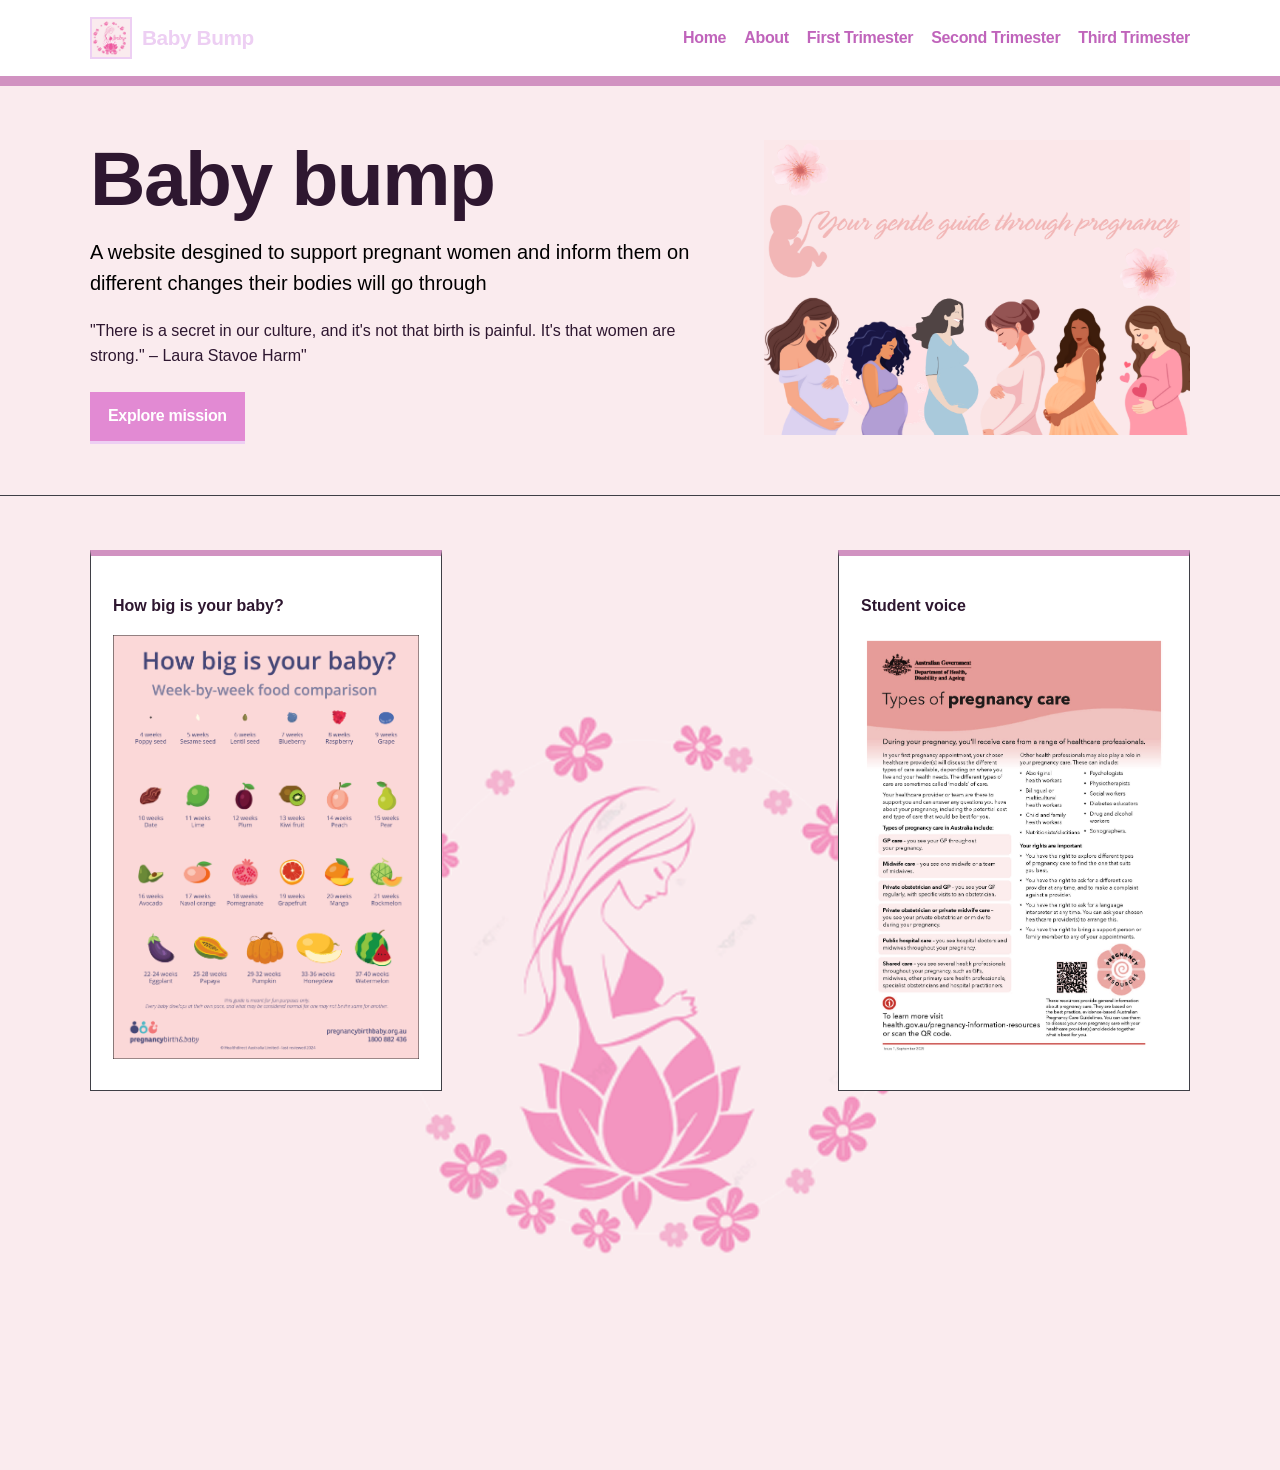
<file: docs/index.html>
<!DOCTYPE html>
<html lang="en">
  <head>
    <meta charset="UTF-8">
    <meta name="viewport" content="width=device-width, initial-scale=1.0">
    <title>Home | Field Notes</title>
    <link rel="stylesheet" href="css/style.css">
  </head>
  <body>
    
    <header class="site-header">
      <div class="container">
        <nav class="navbar" aria-label="Main navigation">
          <a class="logo" href="index.html">
            <img src="assets/images/bump.png" alt="Baby Bump logo">
            <span>Baby Bump</span>
          </a>
          <button class="menu-toggle" type="button" aria-expanded="false">Menu</button>
          <ul class="nav-links">
            <li>
                <a href="index.html">Home</a>
            </li>
            <li>
              <a href="about.html">About</a>
            </li>
        
            <li>
              <a href="student-1.html">First Trimester</a>
            </li>
            <li>
              <a href="student-2.html">Second Trimester</a>
            </li>
            <li>
              <a href="student-3.html">Third Trimester</a>
            </li>

              
        
        </nav>
      </div>
    </header>



    <main>
      <section class="hero">
        <div class="container hero-layout">
          <div>
            <h1>Baby bump</h1>
            <p class="lead" style="color: rgb(0, 0, 0);"> A website desgined to support pregnant women and inform them on different changes their bodies will go through 
              <p>"There is a secret in our culture, and it's not that birth is painful. It's that women are strong." – Laura Stavoe Harm"</li>
            </p>
            <div class="button-row">
              <a class="button" href="about.html">Explore mission</a>
            </div>
          </div>
          <div><img src="assets/images/gentle.png" alt="Field Notes logo" style="width: 100%; height: 100%;"></div>
        </div>
      </section>
      <section class="section" style="background: url('assets/images/bg.png') no-repeat center / cover;">
        <div class="container">
          
          <div class="grid">
            <article class="card">
              <p><strong>How big is your baby?</strong></p>              
              <img src="assets/images/food.png">
            </article>
            <div></div>
            <article class="card">
              <p><strong>Student voice</strong></p>              
              <img src="assets/images/idk.jpg">
            </article>
        </div>
        <br>
        <div class="container two-column" style="height: 300px;">
        </div>
      </section>
    </main>
          <script src="js/script.js">
          </script>
        </body>
      </html>
</file>
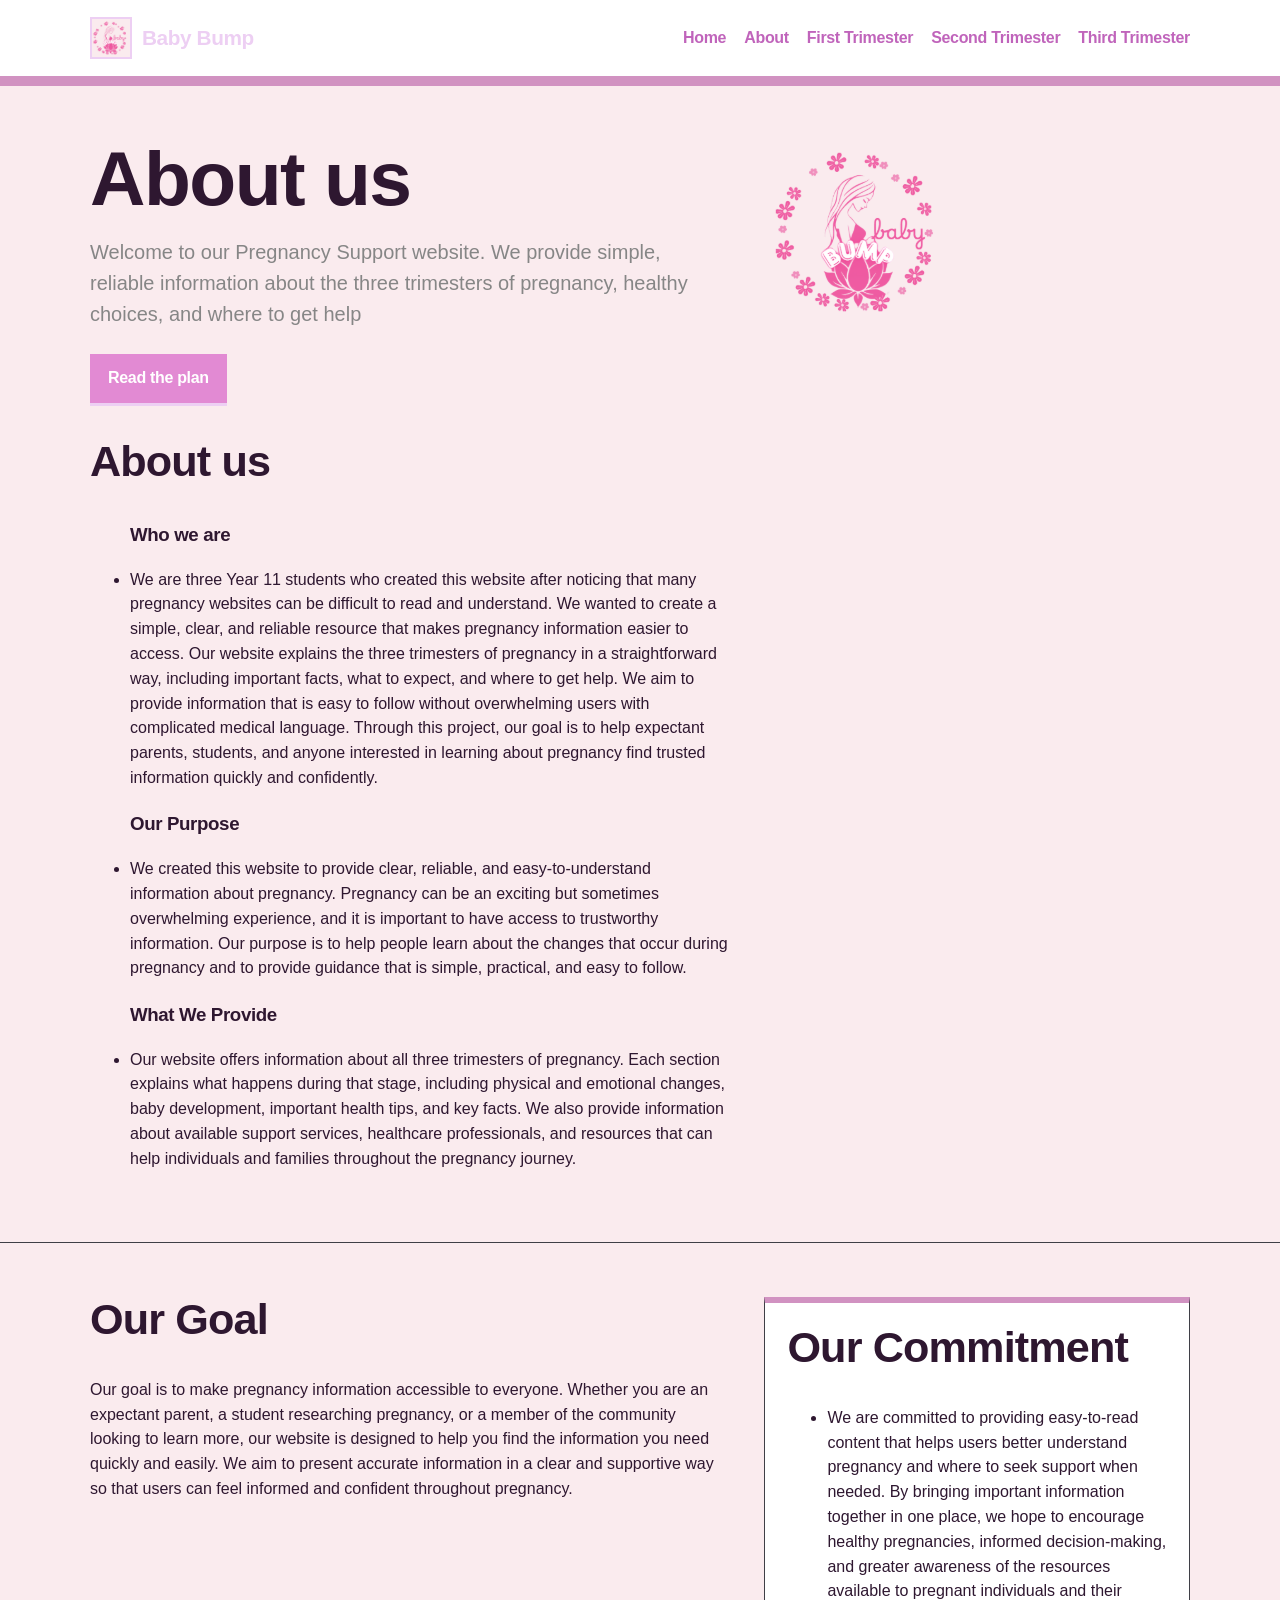
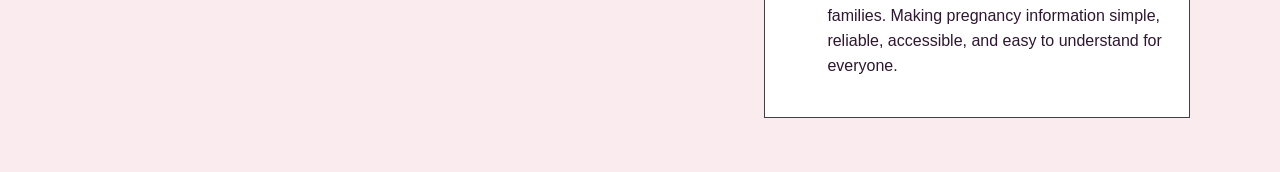
<file: docs/about.html>
<!DOCTYPE html>
<html lang="en">
  <head>
    <meta charset="UTF-8">
    <meta name="viewport" content="width=device-width, initial-scale=1.0">
    <title>Home | Field Notes</title>
    <link rel="stylesheet" href="css/style.css">
  </head>
  <body>
    
    <header class="site-header">
      <div class="container">
        <nav class="navbar" aria-label="Main navigation">
          <a class="logo" href="index.html">
            <img src="assets/images/bump.png" alt="Baby Bump logo">
            <span>Baby Bump</span>
          </a>
          <button class="menu-toggle" type="button" aria-expanded="false">Menu</button>
          <ul class="nav-links">
            <li>
                <a href="index.html">Home</a>
            </li>
            <li>
              <a href="about.html">About</a>
            </li>
        
            <li>
              <a href="student-1.html">First Trimester</a>
            </li>
            <li>
              <a href="student-2.html">Second Trimester</a>
            </li>
            <li>
              <a href="student-3.html">Third Trimester</a>
            </li>

              
        
        </nav>
      </div>
    </header>

    
    <main>
      <section class="hero">
        <div class="container hero-layout">
          <div>
            <h1>About us </h1>
            <p style="color: rgb(134, 134, 134);" class="lead" >Welcome to our Pregnancy Support website. We provide simple, reliable information about the three trimesters of pregnancy, healthy choices, and where to get help</p>
            <div class="button-row">
              <a class="button" href="about.html">Read the plan</a>
            </div>
          </div>
          <div><img src="assets/images/bump.png" alt="Field Notes logo"></div>
        <div>
        <h2>About us </h2>
        <ul>
          <h3 style="padding-left: -100;"> Who we are</h3>
          <li>
          We are three Year 11 students who created this website after noticing that many pregnancy websites can be difficult to read and understand. We wanted to create a simple, clear, and reliable resource that makes pregnancy information easier to access.
          Our website explains the three trimesters of pregnancy in a straightforward way, including important facts, what to expect, and where to get help. We aim to provide information that is easy to follow without overwhelming users with complicated medical language.
          Through this project, our goal is to help expectant parents, students, and anyone interested in learning about pregnancy find trusted information quickly and confidently.
          </li>

<h3>
Our Purpose
</h3>
<li>We created this website to provide clear, reliable, and easy-to-understand information about pregnancy. Pregnancy can be an exciting but sometimes overwhelming experience, and it is important to have access to trustworthy information. Our purpose is to help people learn about the changes that occur during pregnancy and to provide guidance that is simple, practical, and easy to follow.

</li>

<h3>
What We Provide
</h3>
<li>Our website offers information about all three trimesters of pregnancy. Each section explains what happens during that stage, including physical and emotional changes, baby development, important health tips, and key facts. We also provide information about available support services, healthcare professionals, and resources that can help individuals and families throughout the pregnancy journey.
</li>
</ul>
</div>
      </section>
      <section class="section">
        <div class="container two-column">
          <div>
            <h2>
Our Goal
</h2>
            <p>
Our goal is to make pregnancy information accessible to everyone. Whether you are an expectant parent, a student researching pregnancy, or a member of the community looking to learn more, our website is designed to help you find the information you need quickly and easily. We aim to present accurate information in a clear and supportive way so that users can feel informed and confident throughout pregnancy.

</p>
          </div>
          <div class="highlight-box">
            <h2>
              Our Commitment
</h2>
            <ul>
              <li>We are committed to providing easy-to-read content that helps users better understand pregnancy and where to seek support when needed. By bringing important information together in one place, we hope to encourage healthy pregnancies, informed decision-making, and greater awareness of the resources available to pregnant individuals and their families.

Making pregnancy information simple, reliable, accessible, and easy to understand for everyone.

</li>
            
            
            </ul>
          </div>
        </div>
      </section>
    </main>
          <script src="js/script.js">
          </script>
        </body>
      </html>
</file>
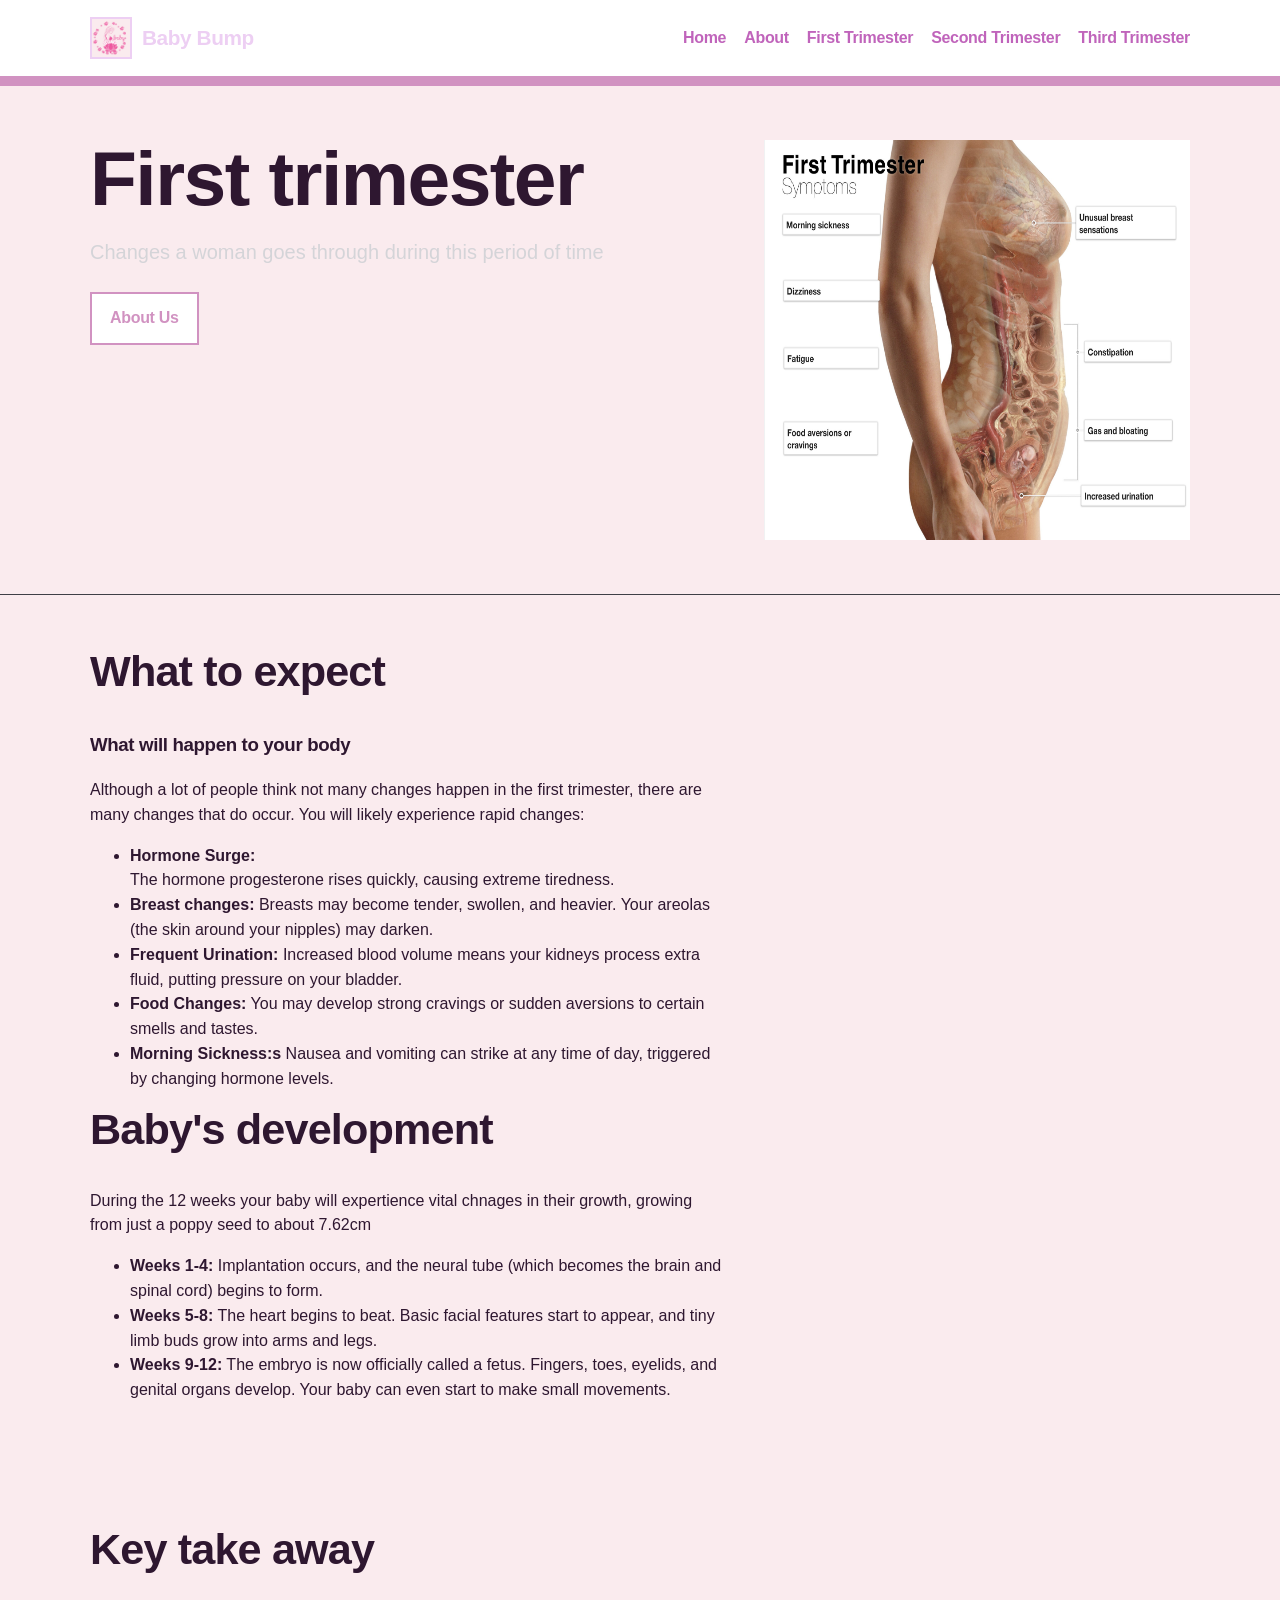
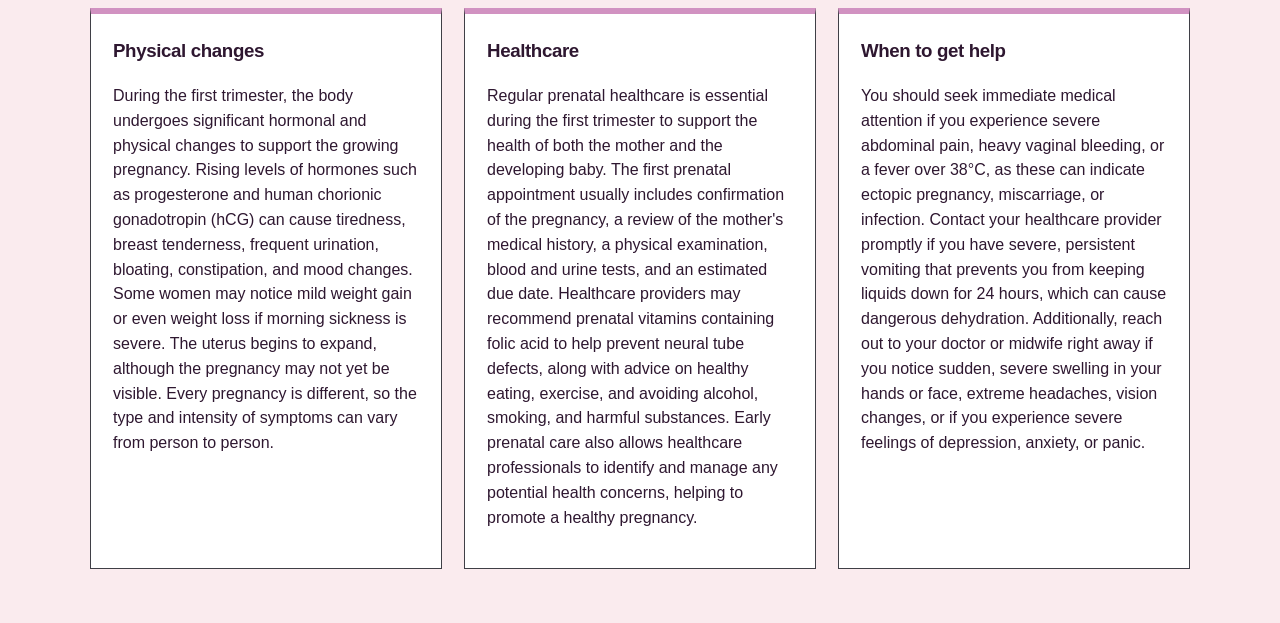
<file: docs/student-1.html>
<!DOCTYPE html>
<html lang="en">
  <head>
    <meta charset="UTF-8">
    <meta name="viewport" content="width=device-width, initial-scale=1.0">
    <title>Home | Field Notes</title>
    <link rel="stylesheet" href="css/style.css">
  </head>
  <body>
    
    <header class="site-header">
      <div class="container">
        <nav class="navbar" aria-label="Main navigation">
          <a class="logo" href="index.html">
            <img src="assets/images/bump.png" alt="Baby Bump logo">
            <span>Baby Bump</span>
          </a>
          <button class="menu-toggle" type="button" aria-expanded="false">Menu</button>
          <ul class="nav-links">
            <li>
                <a href="index.html">Home</a>
            </li>
            <li>
              <a href="about.html">About</a>
            </li>
        
            <li>
              <a href="student-1.html">First Trimester</a>
            </li>
            <li>
              <a href="student-2.html">Second Trimester</a>
            </li>
            <li>
              <a href="student-3.html">Third Trimester</a>
            </li>

              
        
        </nav>
      </div>
    </header>


    
    <main>
      <section class="hero">
        <div class="container hero-layout">
          <div>
            <h1>First trimester </h1>
            <p class="lead">Changes a woman goes through during this period of time </p>
            <div class="button-row">
              <a class="button secondary" href="about.html">About Us</a>
            </div>
          </div>
          <div> <img src="assets/images/firsttri.jpg" alt="Field Notes logo"  style="width:700px;height: 400px;"


                                   > </div>
        </div>
      </section>
      <section class="section">
        <div class="container two-column">
          <div>
            <h2>What to expect</h2>
            <h3>What will happen to your body</h3>
            <p>Although a lot of people think not many changes happen in the first trimester, there are many changes that do occur. You will likely experience rapid changes:
<ul>
  <li><strong>Hormone Surge:</strong></li> The hormone progesterone rises quickly, causing extreme tiredness.</li>
  <li><strong>Breast changes:</strong> Breasts may become tender, swollen, and heavier. Your areolas (the skin around your nipples) may darken.</li>
    <li><Strong>Frequent Urination:</Strong> Increased blood volume means your kidneys process extra fluid, putting pressure on your bladder.</li>
    <li><strong>Food Changes:</strong> You may develop strong cravings or sudden aversions to certain smells and tastes.</li>
    <li><strong>Morning Sickness:s</strong> Nausea and vomiting can strike at any time of day, triggered by changing hormone levels.</li>

</ul>


<h2>Baby's development </h2>
<p>During the 12 weeks your baby will expertience vital chnages in their growth, growing from just a poppy seed to about 7.62cm</p>
<ul>
  <li><strong>Weeks 1-4:</strong> Implantation occurs, and the neural tube (which becomes the brain and spinal cord) begins to form.</li>
  <li><strong>Weeks 5-8:</strong> The heart begins to beat. Basic facial features start to appear, and tiny limb buds grow into arms and legs.</li>
   <li><strong>Weeks 9-12:</strong> The embryo is now officially called a fetus. Fingers, toes, eyelids, and genital organs develop. Your baby can even start to make small movements. </li>
   
</ul>

  
</p>
          </div>
          
        </div>
      </section>
      <section class="section">
        <div class="container">
          <h2>Key take away</h2>
          <div class="grid">
            <article class="card">
              <h3>Physical changes</h3>
              <p> During the first trimester, the body undergoes significant hormonal and physical changes to support the growing pregnancy.
Rising levels of hormones such as progesterone and human chorionic gonadotropin (hCG) can cause tiredness, breast tenderness, frequent urination, bloating, constipation, and mood changes. Some women may notice mild weight gain or even weight loss if morning sickness is severe. The uterus begins to expand, although the pregnancy may not yet be visible. Every pregnancy is different, so the type and intensity of symptoms can vary from person to person.
</p>
            </article>
            <article class="card">
              <h3>Healthcare</h3>
              <p>Regular prenatal healthcare is essential during the first trimester to support the health of both the mother and the developing baby. The first prenatal appointment usually includes confirmation of the pregnancy, a review of the mother's medical history, a physical examination, blood and urine tests, and an estimated due date. Healthcare providers may recommend prenatal vitamins containing folic acid to help prevent neural tube defects, along with advice on healthy eating, exercise, and avoiding alcohol, smoking, and harmful substances. Early prenatal care also allows healthcare professionals to identify and manage any potential health concerns, helping to promote a healthy pregnancy.</p>
            </article>
            <article class="card">
              <h3>When to get help</h3>
              <p>You should seek immediate medical attention if you experience severe abdominal pain, heavy vaginal bleeding, or a fever over 38°C, as these can indicate ectopic pregnancy, miscarriage, or infection. Contact your healthcare provider promptly if you have severe, persistent vomiting that prevents you from keeping liquids down for 24 hours, which can cause dangerous dehydration. Additionally, reach out to your doctor or midwife right away if you notice sudden, severe swelling in your hands or face, extreme headaches, vision changes, or if you experience severe feelings of depression, anxiety, or panic.</p>
            </article>
          </div>
        </div>
      </section>
    </main>
    
          <script src="js/script.js">
          </script>
        </body>
      </html>
</file>
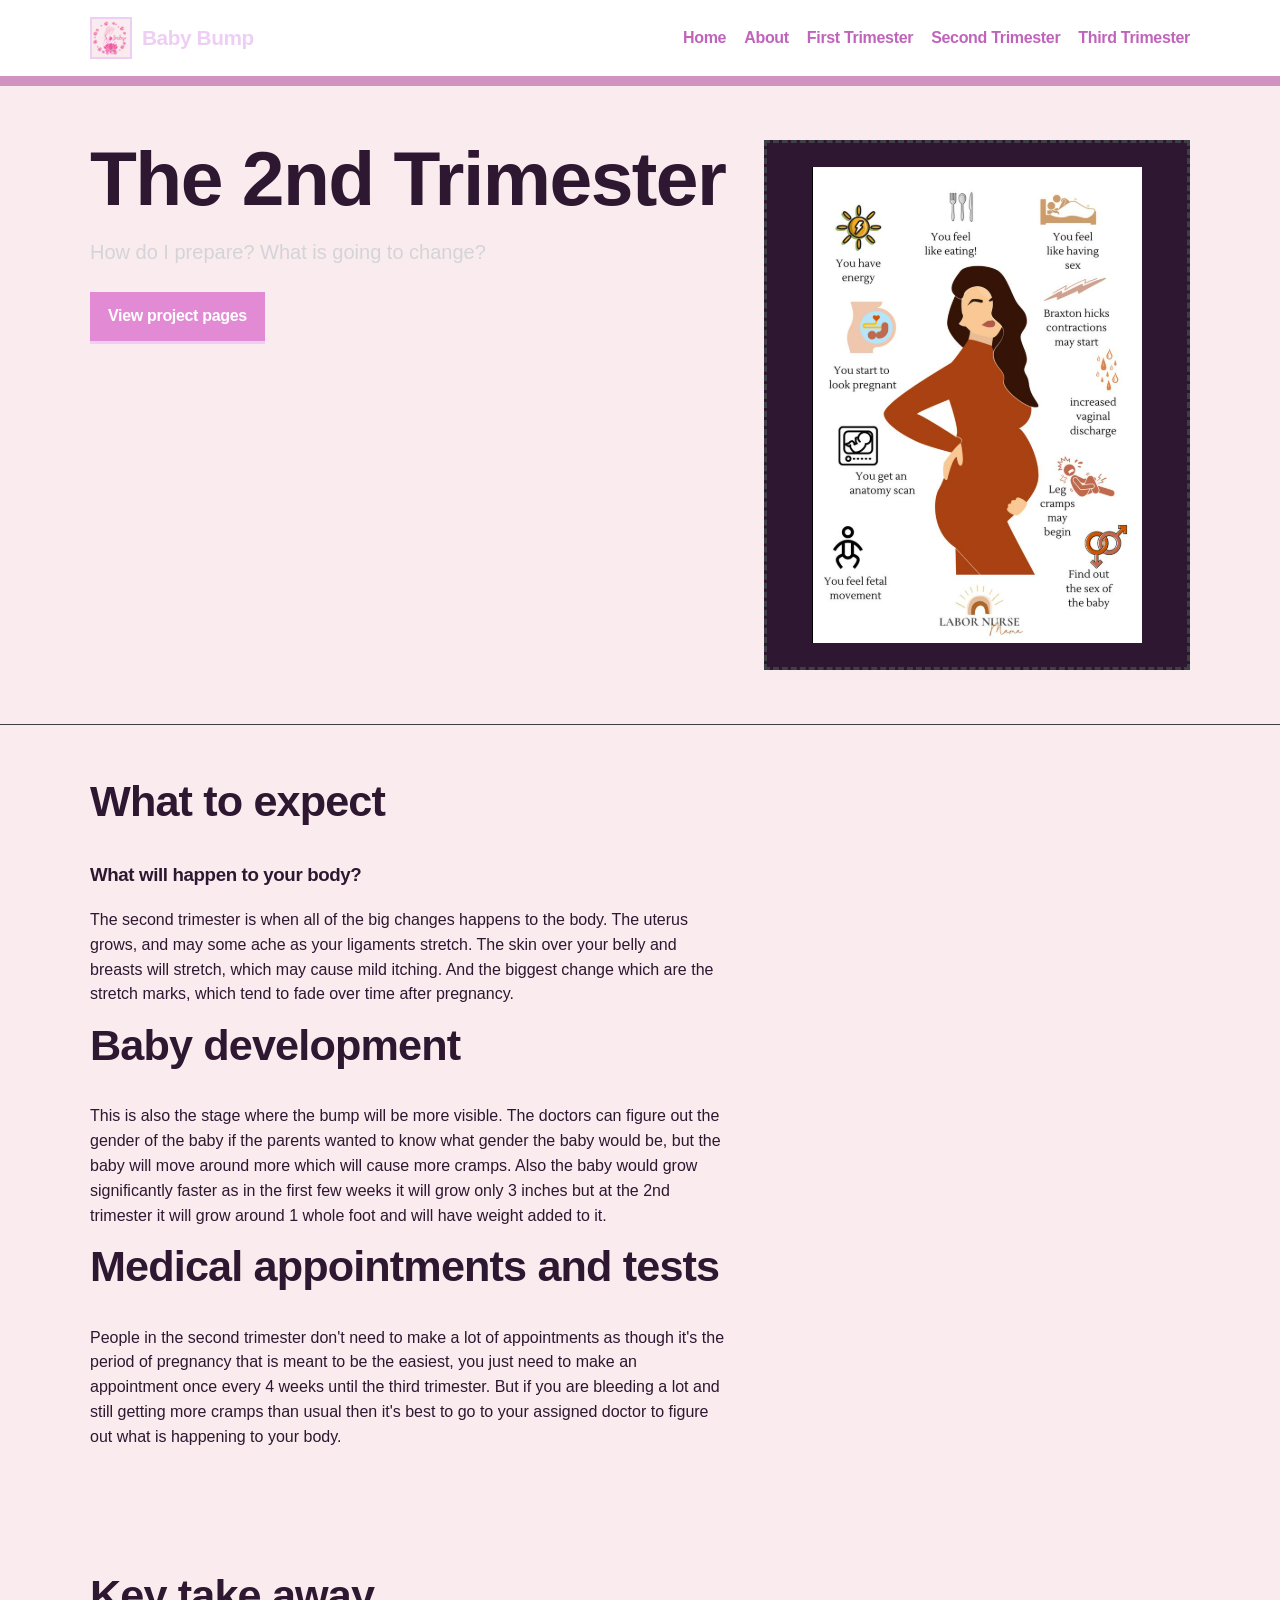
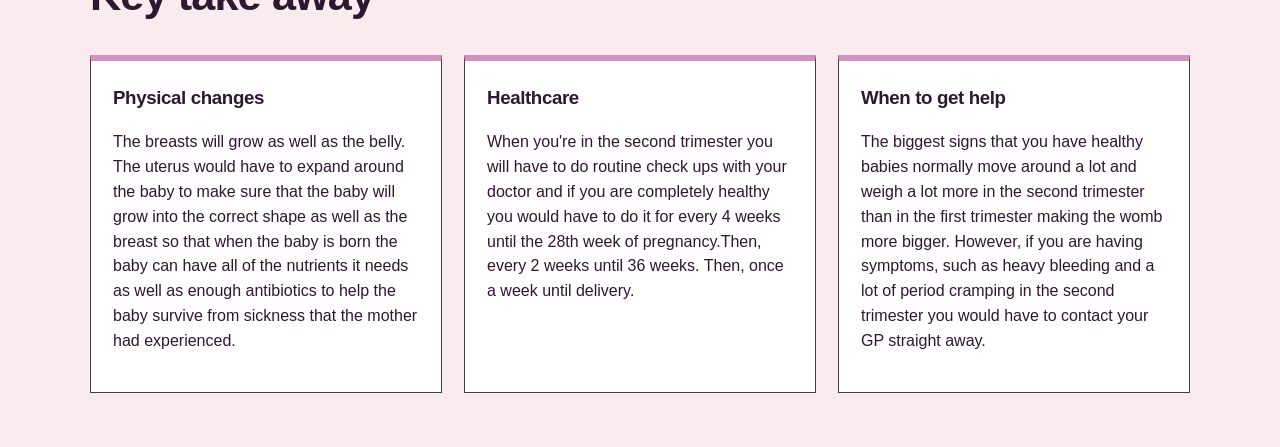
<file: docs/student-2.html>
<!DOCTYPE html>
<html lang="en">
  <head>
    <meta charset="UTF-8">
    <meta name="viewport" content="width=device-width, initial-scale=1.0">
    <title>Home | Field Notes</title>
    <link rel="stylesheet" href="css/style.css">
  </head>
  <body>
    
    <header class="site-header">
      <div class="container">
        <nav class="navbar" aria-label="Main navigation">
          <a class="logo" href="index.html">
            <img src="assets/images/bump.png" alt="Baby Bump logo">
            <span>Baby Bump</span>
          </a>
          <button class="menu-toggle" type="button" aria-expanded="false">Menu</button>
          <ul class="nav-links">
            <li>
                <a href="index.html">Home</a>
            </li>
            <li>
              <a href="about.html">About</a>
            </li>
        
            <li>
              <a href="student-1.html">First Trimester</a>
            </li>
            <li>
              <a href="student-2.html">Second Trimester</a>
            </li>
            <li>
              <a href="student-3.html">Third Trimester</a>
            </li>

              
        
        </nav>
      </div>
    </header>




    <main>
      <section class="hero">
        <div class="container hero-layout">
          <div>
            <h1>The 2nd Trimester</h1>
            <p class="lead">How do I prepare? What is going to change?</p>
            <div class="button-row">
              <a class="button" href="about.html">View project pages</a>
            </div>
          </div>
           <div class="placeholder-box">
            <img src="assets/images/Image.png" alt="3rd trimester">
          </div>
        </div>
      </section>
      <section class="section">
        <div class="container two-column">
          <div>
            <h2>What to expect</h2>
            <h3>What will happen to your body?</h3>
            <p>The second trimester is when all of the big changes happens to the body. The uterus grows, and may some ache as your ligaments stretch.
               The skin over your belly and breasts will stretch, which may cause mild itching. 
              And the biggest change which are the stretch marks, which tend to fade over time after pregnancy.</p>
              <p>  </p>
              <h2>Baby development</h2>
              <p>This is also the stage where the bump will be more visible. The doctors can figure out the gender of the baby if the
                 parents wanted to know what gender the baby would be, but the baby will move around more which will cause more cramps.
                  Also the baby would grow significantly faster as in the first few weeks it will grow only 3 inches but at the 2nd 
                  trimester it will grow around 1 whole foot and will have weight added to it.</p>
               <h2>Medical appointments and tests</h2>
               <p>People in the second trimester don't need to make a lot of appointments as though it's the period of pregnancy that is 
                meant to be the easiest, you just need to make an appointment once every 4 weeks until the third trimester. But if you are
                 bleeding a lot and still getting more cramps than usual then it's best to go to your assigned doctor to figure out what is
                  happening to your body. </p>

      </section>
      <section class="section">
        <div class="container">
          <h2>Key take away</h2>
          <div class="grid">
            <article class="card">
              <h3>Physical changes</h3>
              <p>The breasts will grow as well as the belly. The uterus would have to expand around the baby to make sure that the baby 
                will grow into the correct shape as well as the breast so that when the baby is born the baby can have all of the nutrients
                 it needs as well as enough antibiotics to help the baby survive from sickness that the mother had experienced. </p>
            </article>
            <article class="card">
              <h3>Healthcare</h3>
              <p>When you're in the second trimester you will have to do routine check ups with your doctor and if you are completely 
                healthy you would have to do it for every 4 weeks until the 28th week of pregnancy.Then, every 2 weeks until 36 weeks.
                 Then, once a week until delivery.</p>
            </article>
            <article class="card">
              <h3>When to get help</h3>
              <p>The biggest signs that you have healthy babies normally move around a lot and weigh a lot more in the second trimester 
                than in the first trimester making the womb more bigger. However, if you are having symptoms, such as heavy bleeding and a 
                lot of period cramping in the second trimester you would have to contact your GP straight away. </p>
            </article>
          </div>
        </div>
      </section>
    </main>
          <script src="js/script.js">
          </script>
        </body>
      </html>
</file>
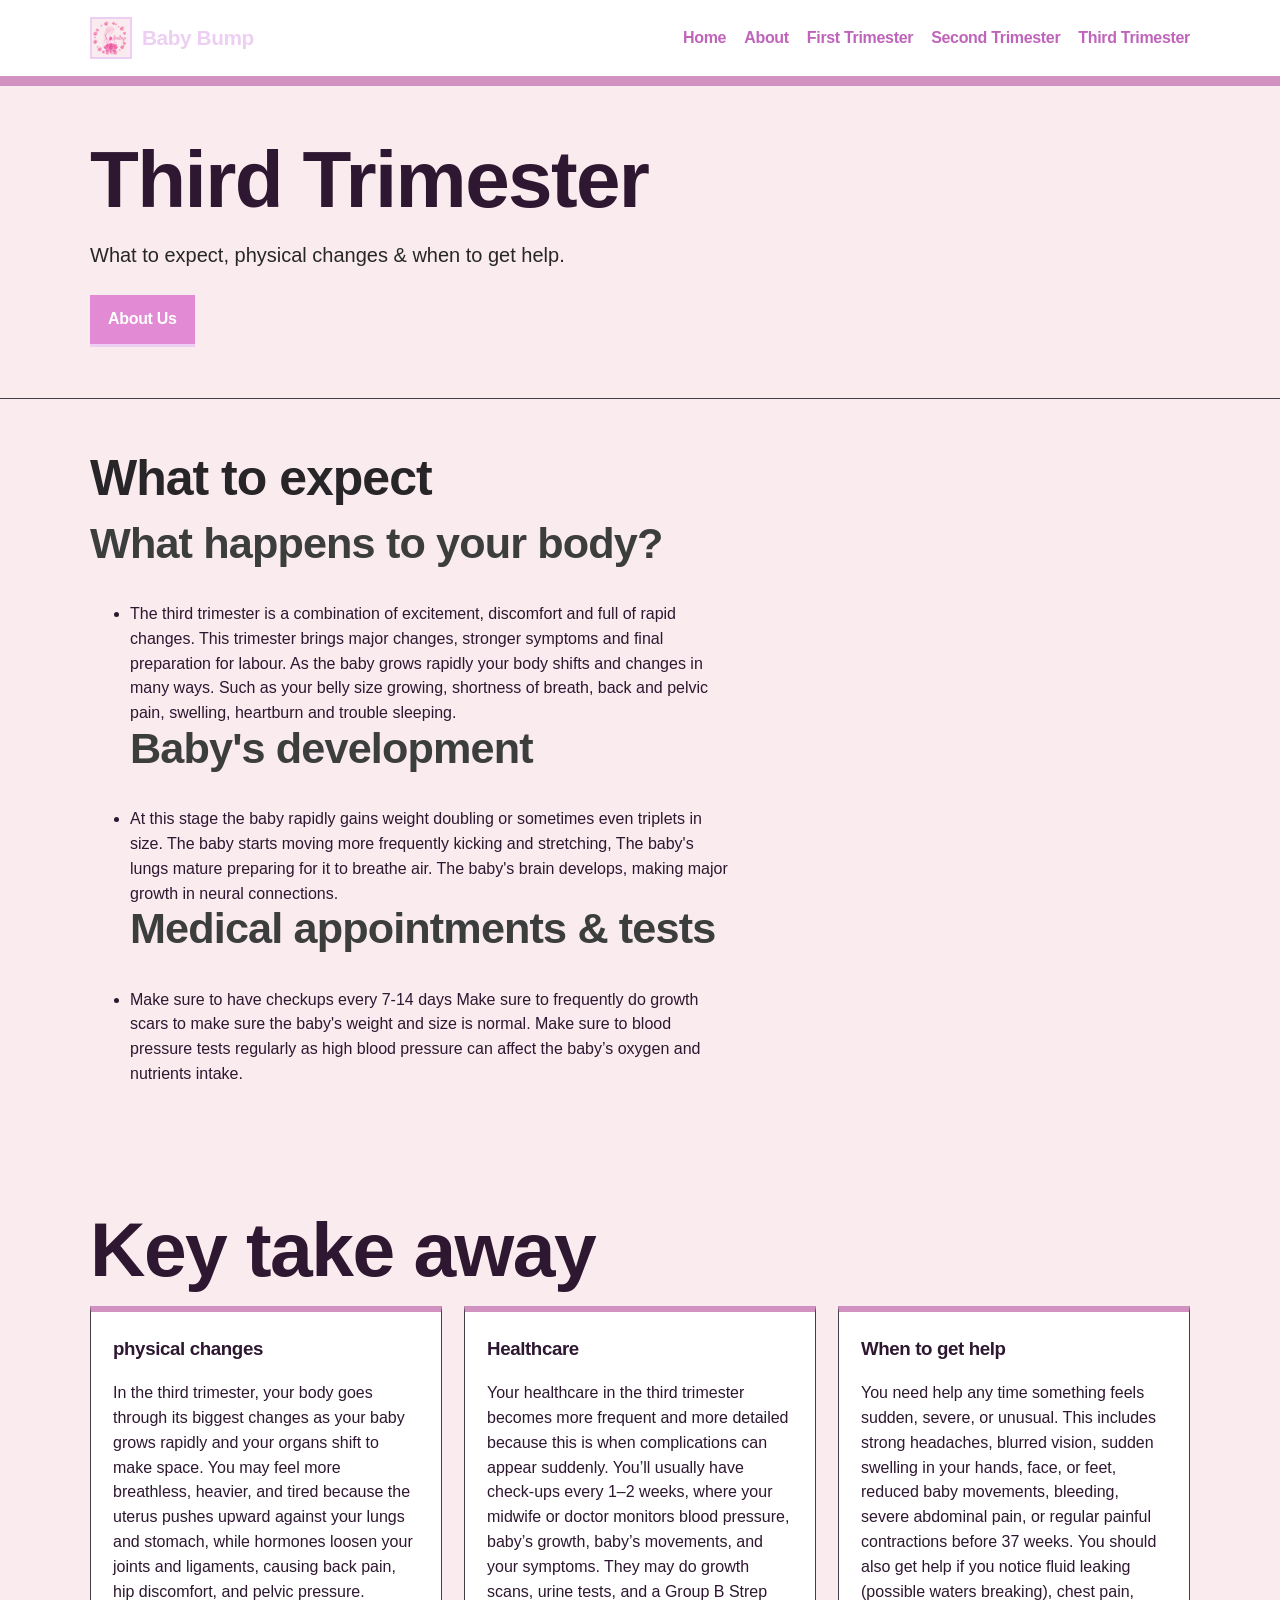
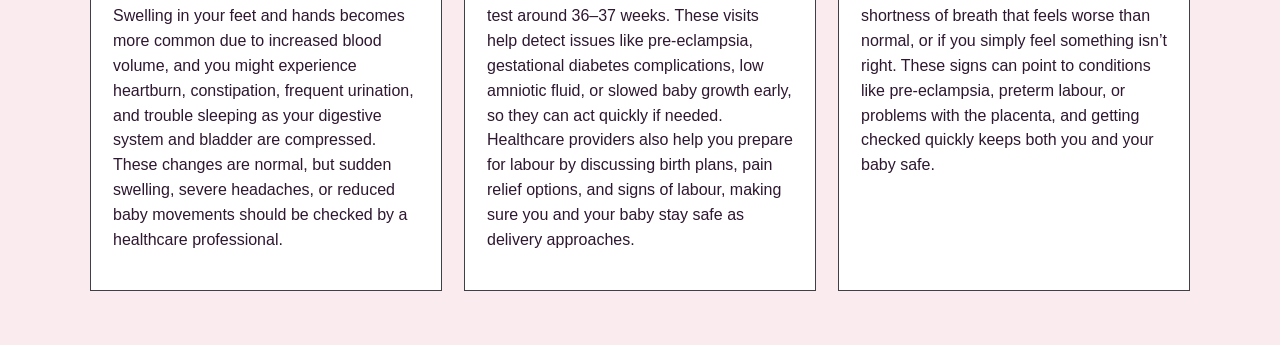
<file: docs/student-3.html>
<!DOCTYPE html>
<html lang="en">
  <head>
    <meta charset="UTF-8">
    <meta name="viewport" content="width=device-width, initial-scale=1.0">
    <title>Home | Field Notes</title>
    <link rel="stylesheet" href="css/style.css">
  </head>
  <body>
    
    <header class="site-header">
      <div class="container">
        <nav class="navbar" aria-label="Main navigation">
          <a class="logo" href="index.html">
            <img src="assets/images/bump.png" alt="Baby Bump logo">
            <span>Baby Bump</span>
          </a>
          <button class="menu-toggle" type="button" aria-expanded="false">Menu</button>
          <ul class="nav-links">
            <li>
                <a href="index.html">Home</a>
            </li>
            <li>
              <a href="about.html">About</a>
            </li>
        
            <li>
              <a href="student-1.html">First Trimester</a>
            </li>
            <li>
              <a href="student-2.html">Second Trimester</a>
            </li>
            <li>
              <a href="student-3.html">Third Trimester</a>
            </li>

              
        
        </nav>
      </div>
    </header>



    <main>
      <section class="hero">
        <div class="container hero-layout">
          <div>
            <h1 style="font-size: 80px;">Third Trimester </h1>
            <p class="lead" style="color: rgb(39, 39, 39);"> What to expect, physical changes & when to get help. </p>
            <div class="button-row">
              <a class="button" href="about.html">About Us </a>
            </div>
          </div>
          <div imagesnormal-site-template-b-trimester.webp><br> <preg class="png"></preg></div>
        </div>
      </section>
      <section class="section">
        <div class="container two-column">
          <div>
            <h1 style="font-size: 50px; color: hsl(300, 3%, 15%);">What to expect</h1>
            <p>
              
                  <h2 style = "color: rgb(60, 61, 61);">What happens to your body? </h2>
            <ul>
              <li> The third trimester is a combination of excitement, discomfort and full of rapid changes.
This trimester brings major changes, stronger symptoms and final preparation for labour. As the baby grows rapidly your body shifts and changes in many ways. Such as your belly size growing, shortness of breath, back and pelvic pain, swelling, heartburn and trouble sleeping.
</li>
               <h2 style = "color: rgb(60, 61, 61);">Baby's development </h2>
              <li> At this stage the baby rapidly gains weight doubling or sometimes even triplets in size. 
The baby starts moving more frequently kicking and stretching,
The baby's lungs mature preparing for it to breathe air.
The baby's brain develops, making major growth in neural connections.
</li>
               <h2 style = "color: rgb(60, 61, 61);">Medical appointments & tests</h2>
            <li> Make sure to have checkups every 7-14 days
Make sure to frequently do growth scars to make sure the baby's weight and size is normal. 
Make sure to blood pressure tests regularly as high blood pressure can affect the baby’s oxygen and nutrients intake. 
</li>
</ul>
          </div>
        </div>
      </section>
      <section class="section">
        <div class="container">
          <h1> Key take away </h1>
          <div class="grid">
            <article class="card">
              <h3>physical changes </h3>
              <p>In the third trimester, your body goes through its biggest changes as your baby grows rapidly and your organs shift to make space. You may feel more breathless, heavier, and tired because the uterus pushes upward against your lungs and stomach, while hormones loosen your joints and ligaments, causing back pain, hip discomfort, and pelvic pressure. Swelling in your feet and hands becomes more common due to increased blood volume, and you might experience heartburn, constipation, frequent urination, and trouble sleeping as your digestive system and bladder are compressed. These changes are normal, but sudden swelling, severe headaches, or reduced baby movements should be checked by a healthcare professional.
              
              </p>
            </article>
            <article class="card">
              <h3>Healthcare</h3>
              <p>Your healthcare in the third trimester becomes more frequent and more detailed because this is when complications can appear suddenly. You’ll usually have check‑ups every 1–2 weeks, where your midwife or doctor monitors blood pressure, baby’s growth, baby’s movements, and your symptoms. They may do growth scans, urine tests, and a Group B Strep test around 36–37 weeks. These visits help detect issues like pre‑eclampsia, gestational diabetes complications, low amniotic fluid, or slowed baby growth early, so they can act quickly if needed. Healthcare providers also help you prepare for labour by discussing birth plans, pain relief options, and signs of labour, making sure you and your baby stay safe as delivery approaches.

              </p>
            </article>
            <article class="card">
              <h3>When to get help</h3>
              <p>You need help any time something feels sudden, severe, or unusual. This includes strong headaches, blurred vision, sudden swelling in your hands, face, or feet, reduced baby movements, bleeding, severe abdominal pain, or regular painful contractions before 37 weeks. You should also get help if you notice fluid leaking (possible waters breaking), chest pain, shortness of breath that feels worse than normal, or if you simply feel something isn’t right. These signs can point to conditions like pre‑eclampsia, preterm labour, or problems with the placenta, and getting checked quickly keeps both you and your baby safe.

              </p>
            </article>
          </div>
        </div>
      </section>
    </main>
          <script src="js/script.js">
          </script>
        </body>
      </html>
</file>
<file: docs/css/style.css>
:root { --primary-colour: #d192c1; --secondary-colour: #38bdf8; --background-colour: #FAEBEE; --text-colour: #2E1730; --card-colour: #2E1730; --border-colour: #3f3f46; --muted-colour: #d4d4d8; --border-radius: 2px; --section-padding: 54px; --max-width: 1100px; --font-family: "Inter", "Segoe UI", Roboto, "Helvetica Neue", Arial, sans-serif; }
* { box-sizing: border-box; } body { margin: 0; font-family: var(--font-family); color: var(--text-colour); background: var(--background-colour); line-height: 1.55; } img { max-width: 100%; display: block; } a { color: var(--primary-colour); font-weight: 700; }
.service-bar { background: #EDCFF3; color: #df99ca; padding: 10px 0; font-weight: 700; }
.container { width: min(100% - 32px, var(--max-width)); margin: 0 auto; }
.site-header { border-bottom: 10px solid var(--primary-colour); background: #fff; } .navbar { min-height: 76px; display: flex; justify-content: space-between; align-items: center; gap: 24px; }
.logo { display: inline-flex; align-items: center; gap: 10px; color: #EDCFF3; text-decoration: none; font-size: 1.3rem; font-weight: 900; } .logo img { width: 42px; height: 42px; border: 2px solid #EDCFF3; object-fit: cover; }
.menu-toggle { display: none; border: 2px solid #dadada; background: #fff; padding: 8px 12px; font: inherit; font-weight: 900; }
.nav-links { display: flex; flex-wrap: wrap; gap: 18px; list-style: none; margin: 0; padding: 0; } .nav-links a { color: #c064bb; text-decoration: none; } .nav-links a:hover, .nav-links a:focus { text-decoration: underline; text-decoration-thickness: 3px; }
.hero, .section { padding: var(--section-padding) 0; } .hero { background: #FAEBEE; border-bottom: 1px solid var(--border-colour); }
.hero-layout, .two-column, .footer-grid { display: grid; grid-template-columns: 1.2fr .8fr; gap: 36px; align-items: start; }
h1, h2, h3, h4, h5, h6, .logo, .nav-links a, .button { font-family: var(--font-family); letter-spacing: -0.02em; } h1 { font-size: clamp(2.4rem, 7vw, 4.8rem); line-height: 1; margin: 0 0 18px; } h2 { font-size: clamp(1.7rem, 4vw, 2.7rem); line-height: 1.05; margin-top: 0; } .lead { font-size: 1.25rem; color: var(--muted-colour); max-width: 720px; }
.button-row { display: flex; flex-wrap: wrap; gap: 12px; margin-top: 24px; } .button { display: inline-block; background: #e28ad3; color: #fff; padding: 12px 18px; border: 0; box-shadow: 0 3px 0 #EDCFF3; text-decoration: none; font-weight: 900; cursor: pointer; } .button.secondary { background: #fff; color: var(--primary-colour); border: 2px solid var(--primary-colour); box-shadow: none; }
.grid { display: grid; grid-template-columns: repeat(3, 1fr); gap: 22px; } .product-grid { display: grid; grid-template-columns: repeat(4, 1fr); gap: 18px; }
.card, .highlight-box, .faq-item, .cart-summary { background: #fff; border: 1px solid var(--border-colour); border-top: 6px solid var(--primary-colour); padding: 22px; } .card h3 { margin-top: 0; }
.placeholder-box { min-height: 280px; border: 3px dashed var(--border-colour); background: linear-gradient(135deg, #2E1730, #2E1730); display: grid; place-items: center; text-align: center; padding: 24px; color: var(--muted-colour); font-weight: 700; }
.task-list { counter-reset: step; border-top: 1px solid var(--border-colour); } .task-list li { counter-increment: step; list-style: none; padding: 18px 0 18px 52px; border-bottom: 1px solid var(--border-colour); position: relative; } .task-list li::before { content: counter(step); position: absolute; left: 0; top: 18px; width: 34px; height: 34px; display: grid; place-items: center; background: var(--primary-colour); color: #fff; font-weight: 900; border-radius: 50%; }
.tag { display: inline-block; background: var(--secondary-colour); color: #EDCFF3; padding: 5px 10px; font-weight: 900; }
form { display: grid; gap: 12px; } label { font-weight: 900; } input, textarea, select { width: 100%; padding: 12px; border: 2px solid #EDCFF3; font: inherit; }
.site-footer { padding: 42px 0; background: #EDCFF3; color: #fff; } .site-footer a { color: #fff; } .site-footer ul { list-style: none; padding: 0; }
.cart-count { background: var(--secondary-colour); color: #EDCFF3; padding: 2px 7px; margin-left: 4px; }
@media (max-width: 880px) { .menu-toggle { display: inline-block; } .navbar { flex-wrap: wrap; padding: 14px 0; } .nav-links { display: none; width: 100%; flex-direction: column; align-items: flex-start; } .nav-links.is-open { display: flex; } .hero-layout, .two-column, .footer-grid, .grid, .product-grid { grid-template-columns: 1fr; } }
</file>
